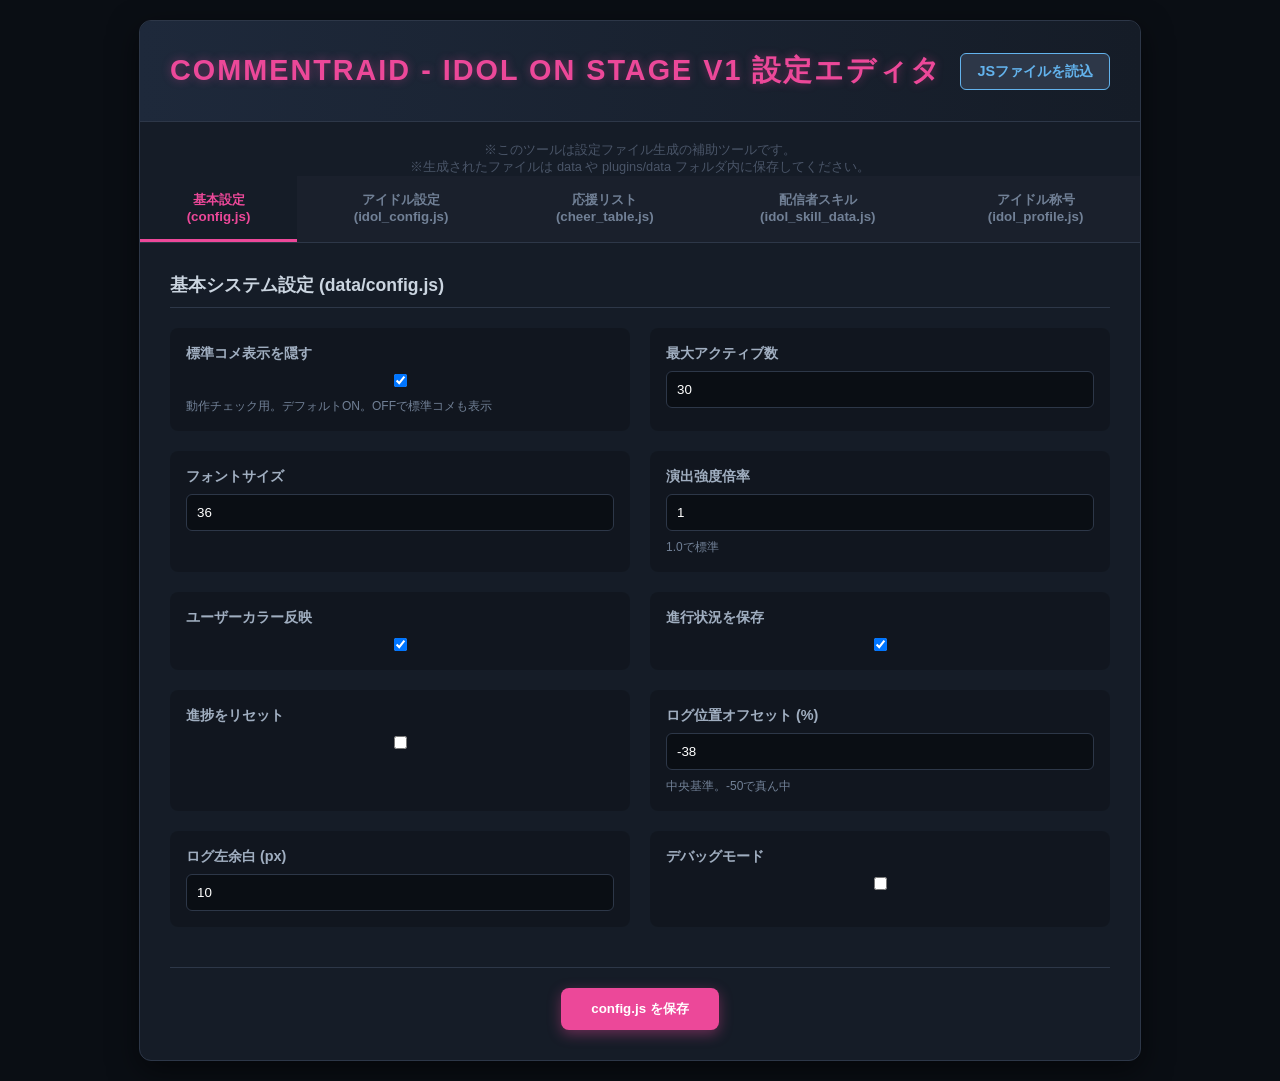
<file: CRB_idolonstage_v1/config_editor.html>
<!DOCTYPE html>
<html lang="ja">

<head>
    <meta charset="UTF-8">
    <meta name="viewport" content="width=device-width, initial-scale=1.0">
    <title>CommentRaid - Idol On Stage v1 Config Editor</title>
    <style>
        :root {
            --bg-color: #0a0e14;
            --panel-bg: #151c27;
            --text-color: #e2e8f0;
            --accent-color: #ec4899;
            /* Idol Pink */
            --accent-glow: rgba(236, 72, 153, 0.4);
            --border-color: #2d3748;
            --input-bg: #0a0e14;
            --tab-inactive: #1a202c;
        }

        body {
            font-family: 'Inter', -apple-system, BlinkMacSystemFont, "Segoe UI", Roboto, sans-serif;
            background-color: var(--bg-color);
            color: var(--text-color);
            margin: 0;
            padding: 20px;
            display: flex;
            flex-direction: column;
            align-items: center;
        }

        .container {
            max-width: 1000px;
            width: 100%;
            background: var(--panel-bg);
            padding: 0;
            border-radius: 12px;
            border: 1px solid var(--border-color);
            box-shadow: 0 10px 30px rgba(0, 0, 0, 0.5);
            overflow: hidden;
        }

        header {
            padding: 30px;
            background: linear-gradient(to right, #1e293b, #151c27);
            border-bottom: 1px solid var(--border-color);
        }

        h1 {
            color: var(--accent-color);
            margin: 0;
            font-size: 1.8rem;
            text-transform: uppercase;
            letter-spacing: 2px;
            text-shadow: 0 0 10px var(--accent-glow);
        }

        .header-controls {
            display: flex;
            gap: 10px;
            align-items: center;
        }

        .btn-import {
            background: #2d3748;
            color: #63b3ed;
            border: 1px solid #63b3ed;
            padding: 8px 16px;
            border-radius: 6px;
            cursor: pointer;
            font-size: 0.9rem;
            font-weight: bold;
            transition: all 0.2s;
        }

        .btn-import:hover {
            background: #2c5282;
            color: white;
        }

        /* Tabs */
        .tabs {
            display: flex;
            background: var(--tab-inactive);
            border-bottom: 1px solid var(--border-color);
        }

        .tab-button {
            padding: 15px 25px;
            cursor: pointer;
            border: none;
            background: none;
            color: #718096;
            font-weight: bold;
            transition: all 0.2s;
            border-bottom: 3px solid transparent;
        }

        .tab-button:hover {
            color: white;
            background: rgba(255, 255, 255, 0.05);
        }

        .tab-button.active {
            color: var(--accent-color);
            border-bottom-color: var(--accent-color);
            background: var(--panel-bg);
        }

        .tab-content {
            display: none;
            padding: 30px;
        }

        .tab-content.active {
            display: block;
        }

        /* Forms */
        .section-header {
            display: flex;
            justify-content: space-between;
            align-items: center;
            margin-bottom: 20px;
            padding-bottom: 10px;
            border-bottom: 1px solid var(--border-color);
        }

        .section-title {
            font-size: 1.1rem;
            font-weight: bold;
            color: #cbd5e0;
        }

        .grid {
            display: grid;
            grid-template-columns: repeat(auto-fill, minmax(45%, 1fr));
            gap: 20px;
        }

        .field {
            display: flex;
            flex-direction: column;
            gap: 8px;
            padding: 15px;
            background: rgba(0, 0, 0, 0.2);
            border-radius: 8px;
            border: 1px solid transparent;
        }

        .field:hover {
            border-color: var(--border-color);
        }

        label {
            font-size: 0.9rem;
            font-weight: 600;
            color: #a0aec0;
        }

        .help {
            font-size: 0.75rem;
            color: #718096;
        }

        input,
        select,
        textarea {
            background: var(--input-bg);
            border: 1px solid var(--border-color);
            color: white;
            padding: 10px;
            border-radius: 6px;
            outline: none;
        }

        input:focus {
            border-color: var(--accent-color);
        }

        /* List Management */
        .list-container {
            display: flex;
            flex-direction: column;
            gap: 10px;
        }

        .list-item {
            display: flex;
            gap: 10px;
            align-items: center;
            background: rgba(255, 255, 255, 0.02);
            padding: 10px;
            border-radius: 6px;
        }

        .btn-add {
            background: #2d3748;
            color: #48bb78;
            border: 1px solid #48bb78;
            padding: 5px 15px;
            border-radius: 4px;
            cursor: pointer;
            margin-top: 10px;
        }

        .btn-remove {
            background: rgba(245, 101, 101, 0.1);
            color: #f56565;
            border: 1px solid #f56565;
            padding: 5px 10px;
            border-radius: 4px;
            cursor: pointer;
        }

        /* Actions */
        .footer-actions {
            margin-top: 40px;
            padding-top: 20px;
            border-top: 1px solid var(--border-color);
            display: flex;
            justify-content: center;
            gap: 20px;
        }

        .btn-save {
            background: var(--accent-color);
            color: white;
            padding: 12px 30px;
            border-radius: 8px;
            font-weight: bold;
            border: none;
            cursor: pointer;
            box-shadow: 0 4px 14px var(--accent-glow);
        }

        .btn-save:hover {
            transform: translateY(-1px);
            opacity: 0.9;
        }

        .note {
            text-align: center;
            margin-top: 20px;
            font-size: 0.8rem;
            color: #4a5568;
        }
    </style>
</head>

<body>

    <div class="container">
        <header style="display: flex; justify-content: space-between; align-items: center;">
            <h1>CommentRaid - Idol On Stage v1 設定エディタ</h1>
            <div class="header-controls">
                <button class="btn-import" title="既存のJSファイルを読み込んで編集します"
                    onclick="document.getElementById('file-input').click()">
                    JSファイルを読込
                </button>
                <input type="file" id="file-input" accept=".js" style="display: none"
                    onchange="handleFileImport(event)">
            </div>
        </header>
        <div class="note">※このツールは設定ファイル生成の補助ツールです。<br>
            ※生成されたファイルは data や plugins/data フォルダ内に保存してください。</div>

        <div class="tabs">
            <button class="tab-button active" onclick="showTab('general')">基本設定 (config.js)</button>
            <button class="tab-button" onclick="showTab('idol-general')">アイドル設定 (idol_config.js)</button>
            <button class="tab-button" onclick="showTab('attacks')">応援リスト (cheer_table.js)</button>
            <button class="tab-button" onclick="showTab('skills')">配信者スキル (idol_skill_data.js)</button>
            <button class="tab-button" onclick="showTab('titles')">アイドル称号 (idol_profile.js)</button>
        </div>

        <!-- General Config -->
        <div id="tab-general" class="tab-content active">
            <div class="section-header">
                <div class="section-title">基本システム設定 (data/config.js)</div>
            </div>
            <div class="grid" id="config-fields">
                <!-- JSで生成 -->
            </div>
            <div class="footer-actions">
                <button class="btn-save" onclick="downloadConfig()">config.js を保存</button>
            </div>
        </div>

        <!-- Idol Config -->
        <div id="tab-idol-general" class="tab-content">
            <div class="section-header">
                <div class="section-title">アイドル特別設定 (data/idol_config.js)</div>
            </div>
            <div class="grid" id="idol-config-fields">
                <!-- JSで生成 -->
            </div>
            <div class="footer-actions">
                <button class="btn-save" onclick="downloadIdolConfig()">idol_config.js を保存</button>
            </div>
        </div>

        <!-- Cheer Table -->
        <div id="tab-attacks" class="tab-content">
            <div class="section-header">
                <div class="section-title">応援アクション設定 (plugins/data/cheer_table.js)</div>
                <button class="btn-add" onclick="addItem('attack')">+ 応援を追加</button>
            </div>
            <div class="list-container" id="attack-list">
                <!-- JSで生成 -->
            </div>
            <div class="footer-actions">
                <button class="btn-save" onclick="downloadAttacks()">cheer_table.js を保存</button>
            </div>
        </div>

        <!-- Idol Skills -->
        <div id="tab-skills" class="tab-content">
            <div class="section-header">
                <div class="section-title">配信者スキル設定 (plugins/data/idol_skill_data.js)</div>
                <button class="btn-add" onclick="addItem('skill')">+ スキルを追加</button>
            </div>
            <div class="list-container" id="skill-list">
                <!-- JSで生成 -->
            </div>
            <div class="footer-actions">
                <button class="btn-save" onclick="downloadSkills()">idol_skill_data.js を保存</button>
            </div>
        </div>

        <!-- Idol Titles -->
        <div id="tab-titles" class="tab-content">
            <div class="section-header">
                <div class="section-title">二つ名リスト (例: 駆け出しの)</div>
                <button class="btn-add" onclick="addItem('epithet')">+ 追加</button>
            </div>
            <div class="list-container" id="epithet-list"></div>

            <div class="section-header" style="margin-top: 40px;">
                <div class="section-title">役職リスト (例: アイドル)</div>
                <button class="btn-add" onclick="addItem('role')">+ 追加</button>
            </div>
            <div class="list-container" id="role-list"></div>

            <div class="footer-actions">
                <button class="btn-save" onclick="downloadTitles()">idol_profile.js を保存</button>
            </div>
        </div>
    </div>

    <script>
        // --- 1. 定義 ---
        const CONFIG_SCHEMA = [
            { id: 'HIDE_DEFAULT_COMMENTS', label: '標準コメ表示を隠す', type: 'boolean', help: '動作チェック用。デフォルトON。OFFで標準コメも表示' },
            { id: 'MAX_ACTIVE', label: '最大アクティブ数', type: 'number' },
            { id: 'FONT_SIZE', label: 'フォントサイズ', type: 'number' },
            { id: 'FX_INTENSITY', label: '演出強度倍率', type: 'number', help: '1.0で標準' },
            { id: 'USE_USER_COLOR', label: 'ユーザーカラー反映', type: 'boolean' },
            { id: 'SAVE_PROGRESS', label: '進行状況を保存', type: 'boolean' },
            { id: 'RESET_PROGRESS', label: '進捗をリセット', type: 'boolean' },
            { id: 'LOG_CENTER_OFFSET', label: 'ログ位置オフセット (%)', type: 'number', help: '中央基準。-50で真ん中' },
            { id: 'LOG_PADDING_LEFT', label: 'ログ左余白 (px)', type: 'number' },
            { id: 'DEBUG', label: 'デバッグモード', type: 'boolean' }
        ];

        const IDOL_CONFIG_SCHEMA = [
            { id: 'IDOL_NAME', label: '配信者の基本名', type: 'text' },
            { id: 'IDOL_TITLE_MODE', label: '称号モード', type: 'select', options: ['random', 'byLevel', 'fixed'] },
            { id: 'IDOL_TITLE_FIXED', label: '固定称号 (fixed時)', type: 'text' },
            { id: 'NEXT_STAGE_INTERVAL_MS', label: 'レベルアップ後待機時間 (ms)', type: 'number', help: 'デフォルト 6000' },
            { id: 'DIFFICULTY', label: '難易度プリセット', type: 'select', options: ['normal', 'hard', 'nightmare', 'impossible', 'custom'] },

            { id: 'BASE_VOLTAGE', label: '（custom時）初期VOLTAGE', type: 'number' },
            { id: 'VOLTAGE_PER_LEVEL', label: '（custom時）追加VOLTAGE', type: 'number' },
            { id: 'VOLTAGE_GROWTH_RATE', label: '（custom時）成長係数', type: 'number' },

            { id: 'USE_STAMP', label: 'スタンプ演出を使う', type: 'boolean' },
            { id: 'STAMP_START_URL', label: '開始スタンプ画像', type: 'text' },
            { id: 'STAMP_DEFEAT_URL', label: '完了スタンプ画像', type: 'text' },

            { id: 'CHEER_EMOJI', label: '応援時の絵文字', type: 'text' },
            { id: 'CHEER_EMOJI_COUNT', label: '通常コメ時出現数', type: 'number' },
            { id: 'CHEER_EMOJI_GIFT_COUNT', label: 'ギフト時出現数', type: 'number' },
            { id: 'MAX_ACTIVE_EFFECTS', label: '最大エフェクト数', type: 'number' },

            { id: 'LOG_FORMAT', label: 'ログ形式', type: 'select', options: ['battle_1line', 'name_comment'], help: 'battle_1lineでスキル表示、name_commentで通常コメント表示' },
            { id: 'MAX_LOG_CHARS', label: '最大ログ文字数', type: 'number' },
            { id: 'MAX_LOG_LINES', label: '最大ログ行数', type: 'number' },
            { id: 'LOG_SCROLL_SPEED', label: 'ログスクロール速度', type: 'number' },
            { id: 'LOG_SHOW_EMOJI', label: 'ログに絵文字を表示', type: 'boolean' },
            { id: 'LOG_USE_USER_COLOR', label: 'ログにユーザー色反映', type: 'boolean' },
            { id: 'LOG_USE_GIFT_COLOR', label: 'ログにギフト色反映', type: 'boolean' }
        ];

        let state = {
            config: {},
            idolConfig: {},
            attacks: [],
            skills: [],
            epithets: [],
            roles: [],
            lastFilenames: {
                config: 'config.js',
                idolConfig: 'idol_config.js',
                attacks: 'cheer_table.js',
                skills: 'idol_skill_data.js',
                titles: 'idol_profile.js'
            }
        };

        // --- 1.5. ファイル読込 ---
        function getBalanced(str, startChar, endChar) {
            let count = 0;
            let started = false;
            for (let i = 0; i < str.length; i++) {
                if (str[i] === startChar) {
                    count++;
                    started = true;
                } else if (str[i] === endChar) {
                    count--;
                }
                if (started && count === 0) return str.substring(0, i + 1);
            }
            return null;
        }

        function extractValue(content, varName) {
            const regex = new RegExp(`window\\.${varName}\\s*=\\s*`);
            const match = content.match(regex);
            if (!match) return null;
            const startIdx = match.index + match[0].length;
            const sub = content.substring(startIdx).trim();
            const firstChar = sub[0];
            if (firstChar !== '{' && firstChar !== '[') return null;
            const endChar = (firstChar === '{') ? '}' : ']';
            return getBalanced(sub, firstChar, endChar);
        }

        function handleFileImport(event) {
            const file = event.target.files[0];
            if (!file) return;

            const reader = new FileReader();
            reader.onload = (e) => {
                const content = e.target.result;
                try {
                    let imported = false;

                    const configStr = extractValue(content, 'CONFIG');
                    if (configStr) {
                        state.config = { ...state.config, ...eval("(" + configStr + ")") };
                        renderConfig();
                        state.lastFilenames.config = file.name;
                        imported = true;
                    }

                    const idolConfigStr = extractValue(content, 'CONFIG_IDOL');
                    if (idolConfigStr) {
                        state.idolConfig = { ...state.idolConfig, ...eval("(" + idolConfigStr + ")") };
                        renderIdolConfig();
                        state.lastFilenames.idolConfig = file.name;
                        imported = true;
                    }

                    const attackStr = extractValue(content, 'CHEER_TABLE');
                    if (attackStr) {
                        state.attacks = eval("(" + attackStr + ")");
                        renderAttacks();
                        state.lastFilenames.attacks = file.name;
                        imported = true;
                    }

                    const skillStr = extractValue(content, 'IDOL_SKILL');
                    if (skillStr) {
                        state.skills = eval("(" + skillStr + ")");
                        renderSkills();
                        state.lastFilenames.skills = file.name;
                        imported = true;
                    }

                    const epithetsStr = extractValue(content, 'IDOL_EPITHETS');
                    const rolesStr = extractValue(content, 'IDOL_ROLES');
                    if (epithetsStr || rolesStr) {
                        if (epithetsStr) state.epithets = eval("(" + epithetsStr + ")");
                        if (rolesStr) state.roles = eval("(" + rolesStr + ")");
                        renderTitles();
                        state.lastFilenames.titles = file.name;
                        imported = true;
                    }

                    if (imported) {
                        setTimeout(() => {
                            alert(file.name + " を読み込みました。");
                        }, 50);
                    } else {
                        alert("読み込める設定（window.CONFIG, CONFIG_IDOL等）が見つかりませんでした。");
                    }
                } catch (err) {
                    console.error(err);
                    alert("ファイルの読み込み中にエラーが発生しました。");
                }
            };
            reader.readAsText(file);
            event.target.value = '';
        }

        // --- 2. タブ切り替え ---
        function showTab(id) {
            const btn = document.querySelector(`.tab-button[onclick*="${id}"]`);
            const content = document.getElementById(`tab-${id}`);
            if (!btn || !content) return;

            document.querySelectorAll('.tab-button').forEach(b => b.classList.remove('active'));
            document.querySelectorAll('.tab-content').forEach(c => c.classList.remove('active'));
            btn.classList.add('active');
            content.classList.add('active');
        }

        // --- 3. 初期化 & 描画 ---
        function init() {
            state.config = JSON.parse(JSON.stringify(window.CONFIG || {}));
            state.idolConfig = JSON.parse(JSON.stringify(window.CONFIG_IDOL || {}));
            state.attacks = JSON.parse(JSON.stringify(window.CHEER_TABLE || []));
            state.skills = JSON.parse(JSON.stringify(window.IDOL_SKILL || []));
            state.epithets = JSON.parse(JSON.stringify(window.IDOL_EPITHETS || []));
            state.roles = JSON.parse(JSON.stringify(window.IDOL_ROLES || []));

            renderConfig();
            renderIdolConfig();
            renderAttacks();
            renderSkills();
            renderTitles();
        }

        function renderFields(containerId, schemaList, stateObj, updateFuncName) {
            const container = document.getElementById(containerId);
            container.innerHTML = schemaList.map(f => {
                const val = stateObj[f.id] ?? '';
                let inputHtml = '';
                if (f.type === 'select') {
                    inputHtml = `<select onchange="${updateFuncName}('${f.id}', this.value)">
                        ${f.options.map(o => `<option value="${o}" ${val === o ? 'selected' : ''}>${o}</option>`).join('')}
                    </select>`;
                } else if (f.type === 'boolean') {
                    inputHtml = `<input type="checkbox" ${val ? 'checked' : ''} onchange="${updateFuncName}('${f.id}', this.checked)">`;
                } else {
                    inputHtml = `<input type="${f.type}" value="${val}" oninput="${updateFuncName}('${f.id}', this.value)">`;
                }

                return `<div class="field">
                    <label>${f.label}</label>
                    ${inputHtml}
                    ${f.help ? `<div class="help">${f.help}</div>` : ''}
                </div>`;
            }).join('');
        }

        function renderConfig() {
            renderFields('config-fields', CONFIG_SCHEMA, state.config, 'updateConfig');
        }

        function renderIdolConfig() {
            renderFields('idol-config-fields', IDOL_CONFIG_SCHEMA, state.idolConfig, 'updateIdolConfig');
        }

        function renderAttacks() {
            const container = document.getElementById('attack-list');
            container.innerHTML = state.attacks.map((a, i) => `
                <div class="list-item">
                    <input type="text" value="${a.name}" placeholder="応援名" oninput="updateItem('attack', ${i}, 'name', this.value)">
                    <input type="number" step="0.1" value="${a.power}" placeholder="倍率" style="width: 80px" oninput="updateItem('attack', ${i}, 'power', this.value)">
                    <input type="text" value="${a.command || ''}" placeholder="!command" style="width: 100px" oninput="updateItem('attack', ${i}, 'command', this.value)">
                    <button class="btn-remove" onclick="removeItem('attack', ${i})">削除</button>
                </div>
            `).join('');
        }

        function renderSkills() {
            const container = document.getElementById('skill-list');
            container.innerHTML = state.skills.map((s, i) => `
                <div class="list-item">
                    <input type="text" value="${s.command}" placeholder="!cmd" style="width: 80px" oninput="updateItem('skill', ${i}, 'command', this.value)">
                    <input type="text" value="${s.name}" placeholder="表示名" oninput="updateItem('skill', ${i}, 'name', this.value)">
                    <input type="number" step="0.1" value="${s.multiplier}" placeholder="倍率" style="width: 60px" oninput="updateItem('skill', ${i}, 'multiplier', this.value)">
                    <input type="number" step="1" value="${s.duration}" placeholder="効果ms" style="width: 80px" oninput="updateItem('skill', ${i}, 'duration', this.value)">
                    <input type="number" step="1" value="${s.limit}" placeholder="回数" style="width: 40px" oninput="updateItem('skill', ${i}, 'limit', this.value)">
                    <input type="number" step="1" value="${s.cooldown}" placeholder="冷却ms" style="width: 80px" oninput="updateItem('skill', ${i}, 'cooldown', this.value)">
                    <button class="btn-remove" onclick="removeItem('skill', ${i})">削除</button>
                </div>
            `).join('');
        }

        function renderTitles() {
            document.getElementById('epithet-list').innerHTML = state.epithets.map((v, i) => `
                <div class="list-item">
                    <input type="text" value="${v}" oninput="updateItem('epithet', ${i}, null, this.value)">
                    <button class="btn-remove" onclick="removeItem('epithet', ${i})">削</button>
                </div>
            `).join('');
            document.getElementById('role-list').innerHTML = state.roles.map((v, i) => `
                <div class="list-item">
                    <input type="text" value="${v}" oninput="updateItem('role', ${i}, null, this.value)">
                    <button class="btn-remove" onclick="removeItem('role', ${i})">削</button>
                </div>
            `).join('');
        }

        // --- 4. データ更新 ---
        function updateConfig(id, val) {
            const schema = CONFIG_SCHEMA.find(s => s.id === id);
            if (schema && schema.type === 'number') val = parseFloat(val) || 0
            state.config[id] = val;
        }

        function updateIdolConfig(id, val) {
            const schema = IDOL_CONFIG_SCHEMA.find(s => s.id === id);
            if (schema && schema.type === 'number') val = parseFloat(val) || 0
            state.idolConfig[id] = val;
        }

        function updateItem(type, index, key, val) {
            if (type === 'attack') {
                if (key === 'power') val = parseFloat(val);
                state.attacks[index][key] = val;
            } else if (type === 'skill') {
                if (key === 'multiplier') val = parseFloat(val);
                if (key === 'duration' || key === 'limit' || key === 'cooldown') val = parseInt(val);
                state.skills[index][key] = val;
            } else {
                state[type + 's'][index] = val;
            }
        }

        function addItem(type) {
            if (type === 'attack') state.attacks.push({ name: "New Cheer", power: 1.0, command: "" });
            else if (type === 'skill') state.skills.push({ command: "!new", name: "新規スキル", multiplier: 1.5, duration: 30000, limit: 3, cooldown: 30000 });
            else state[type + 's'].push("新規");
            renderAttacks();
            renderSkills();
            renderTitles();
        }

        function removeItem(type, index) {
            if (type === 'attack') state.attacks.splice(index, 1);
            else if (type === 'skill') state.skills.splice(index, 1);
            else state[type + 's'].splice(index, 1);
            renderAttacks();
            renderSkills();
            renderTitles();
        }

        // --- 5. 保存 (ダウンロード) ---
        function saveFile(filename, content) {
            const blob = new Blob([content], { type: 'text/javascript' });
            const url = URL.createObjectURL(blob);
            const a = document.createElement('a');
            a.href = url;
            a.download = filename;
            a.click();
            URL.revokeObjectURL(url);
        }

        function downloadConfig() {
            let base = window.CONFIG || {};
            for (let key in state.config) {
                const schema = CONFIG_SCHEMA.find(s => s.id === key);
                if (schema && schema.type === 'number') state.config[key] = parseFloat(state.config[key]);
            }
            let merged = { ...base, ...state.config };
            let content = "// config.js (Generated)\nwindow.CONFIG = " + JSON.stringify(merged, null, 2) + ";\n\n";

            content += `// CSS変数制御
if (window.CONFIG.HIDE_DEFAULT_COMMENTS !== undefined) {
  document.documentElement.style.setProperty('--show-comments', window.CONFIG.HIDE_DEFAULT_COMMENTS ? 'none' : 'block');
}
`;
            saveFile(state.lastFilenames.config, content);
        }

        function downloadIdolConfig() {
            let base = window.CONFIG_IDOL || {};
            for (let key in state.idolConfig) {
                const schema = IDOL_CONFIG_SCHEMA.find(s => s.id === key);
                if (schema && schema.type === 'number') state.idolConfig[key] = parseFloat(state.idolConfig[key]);
            }
            let merged = { ...base, ...state.idolConfig };
            let content = "// idol_config.js (Generated)\nwindow.CONFIG_IDOL = " + JSON.stringify(merged, null, 2) + ";\n\n";

            content += `// 専用設定の自動適用ロジック
(function applyIdolDifficulty() {
  const cfg = window.CONFIG_IDOL;
  const mode = cfg.DIFFICULTY;

  if (mode !== "custom" && cfg.PRESETS && cfg.PRESETS[mode]) {
    const selectedPreset = cfg.PRESETS[mode];
    Object.keys(selectedPreset).forEach(key => {
      cfg[key] = selectedPreset[key];
    });
    console.log("[IdolConfig] Applied difficulty: " + mode);
  }

  // Engine compatibility bridge
  window.CONFIG_RAID = window.CONFIG_IDOL;
})();
`;
            saveFile(state.lastFilenames.idolConfig, content);
        }

        function downloadAttacks() {
            let content = "// cheer_table.js (Generated)\nwindow.CHEER_TABLE = " + JSON.stringify(state.attacks, null, 2) + ";\n";
            saveFile(state.lastFilenames.attacks, content);
        }

        function downloadSkills() {
            let content = "// idol_skill_data.js (Generated)\nwindow.IDOL_SKILL = " + JSON.stringify(state.skills, null, 2) + ";\n";
            saveFile(state.lastFilenames.skills, content);
        }

        function downloadTitles() {
            let content = "// idol_profile.js (Generated)\n";
            content += "window.IDOL_EPITHETS = " + JSON.stringify(state.epithets, null, 2) + ";\n";
            content += "window.IDOL_ROLES = " + JSON.stringify(state.roles, null, 2) + ";\n\n";

            content += `// レベルに応じて合成（循環）
window.pickIdolTitle = function (level) {
  const e = window.IDOL_EPITHETS || [];
  const r = window.IDOL_ROLES || [];
  if (!e.length && !r.length) return "アイドル";
  if (!e.length) return r[(Math.max(0, (level | 0) - 1)) % r.length];
  if (!r.length) return e[(Math.max(0, (level | 0) - 1)) % e.length] + "アイドル";

  const i = Math.max(0, (level | 0) - 1);
  const epithet = e[i % e.length];
  const role = r[(i * 3) % r.length]; 
  return \`\${epithet}\${role}\`;
};

// ランダム
window.pickIdolTitleRandom = function () {
  const e = window.IDOL_EPITHETS || [];
  const r = window.IDOL_ROLES || [];
  const epithet = e.length ? e[Math.floor(Math.random() * e.length)] : "";
  const role = r.length ? r[Math.floor(Math.random() * r.length)] : "アイドル";
  return \`\${epithet}\${role}\`;
};`;

            saveFile(state.lastFilenames.titles, content);
        }
    </script>

    <!-- 各ファイルを読み込んで初期値を反映 -->
    <script src="./data/config.js"></script>
    <script src="./data/idol_config.js"></script>
    <script src="./plugins/data/cheer_table.js"></script>
    <script src="./plugins/data/idol_profile.js"></script>
    <script src="./plugins/data/idol_skill_data.js"></script>
    <script>
        window.addEventListener('load', () => setTimeout(init, 200));
    </script>
</body>

</html>
</file>
